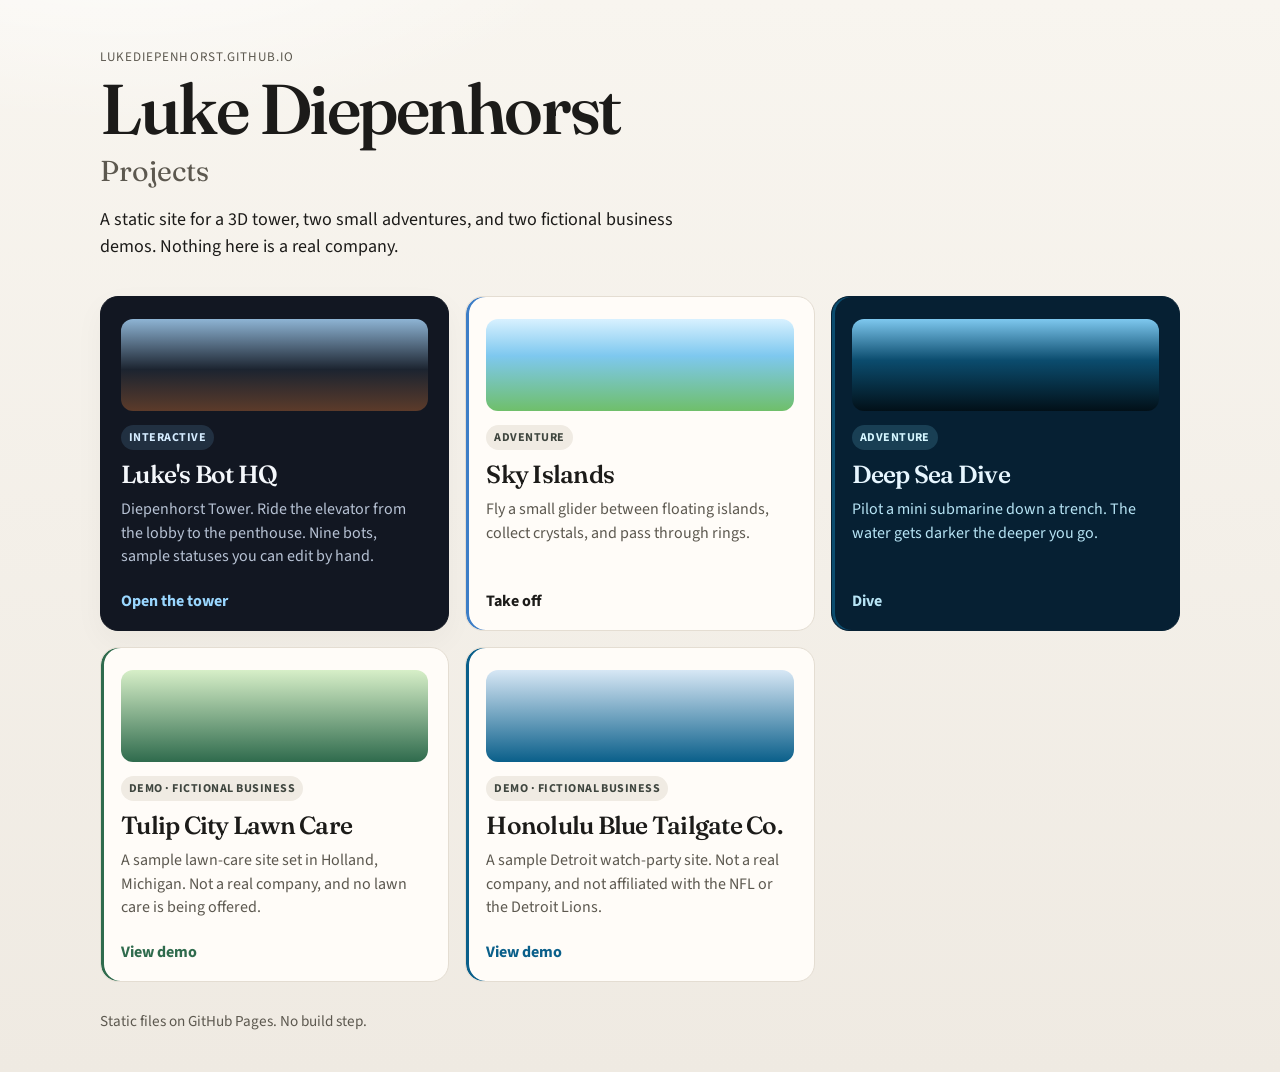
<file: index.html>
<!DOCTYPE html>
<html lang="en">
<head>
  <meta charset="utf-8">
  <meta name="viewport" content="width=device-width, initial-scale=1">
  <meta name="color-scheme" content="light">
  <title>Luke Diepenhorst - Projects</title>
  <meta name="description" content="Projects and fictional business demos by Luke Diepenhorst.">
  <link rel="icon" href="favicon.svg" type="image/svg+xml">
  <link rel="preconnect" href="https://fonts.googleapis.com">
  <link rel="preconnect" href="https://fonts.gstatic.com" crossorigin>
  <link href="https://fonts.googleapis.com/css2?family=Fraunces:opsz,wght@9..144,560;9..144,650&family=Source+Sans+3:wght@400;600;700&display=swap" rel="stylesheet">
  <link rel="stylesheet" href="styles.css">
</head>
<body>
  <a class="skip-link" href="#projects">Skip to projects</a>
  <main class="wrap">
    <header class="intro">
      <p class="eyebrow">lukediepenhorst.github.io</p>
      <h1>Luke Diepenhorst</h1>
      <p class="sub">Projects</p>
      <p class="lede">A static site for a 3D tower, two small adventures, and two fictional business demos. Nothing here is a real company.</p>
    </header>
    <section class="cards" id="projects" aria-label="Projects">
      <a class="card card-hq" href="./bot-hq/">
        <span class="thumb thumb-hq" aria-hidden="true"></span>
        <span class="tag">Interactive</span>
        <h2>Luke's Bot HQ</h2>
        <p>Diepenhorst Tower. Ride the elevator from the lobby to the penthouse. Nine bots, sample statuses you can edit by hand.</p>
        <span class="go">Open the tower</span>
      </a>
      <a class="card card-sky" href="./sky-islands/">
        <span class="thumb thumb-sky" aria-hidden="true"></span>
        <span class="tag">Adventure</span>
        <h2>Sky Islands</h2>
        <p>Fly a small glider between floating islands, collect crystals, and pass through rings.</p>
        <span class="go">Take off</span>
      </a>
      <a class="card card-sea" href="./deep-sea-dive/">
        <span class="thumb thumb-sea" aria-hidden="true"></span>
        <span class="tag">Adventure</span>
        <h2>Deep Sea Dive</h2>
        <p>Pilot a mini submarine down a trench. The water gets darker the deeper you go.</p>
        <span class="go">Dive</span>
      </a>
      <a class="card card-lawn" href="./tulip-city-lawn-care/">
        <span class="thumb thumb-lawn" aria-hidden="true"></span>
        <span class="tag">Demo · Fictional business</span>
        <h2>Tulip City Lawn Care</h2>
        <p>A sample lawn-care site set in Holland, Michigan. Not a real company, and no lawn care is being offered.</p>
        <span class="go">View demo</span>
      </a>
      <a class="card card-tailgate" href="./honolulu-blue-tailgate/">
        <span class="thumb thumb-tail" aria-hidden="true"></span>
        <span class="tag">Demo · Fictional business</span>
        <h2>Honolulu Blue Tailgate Co.</h2>
        <p>A sample Detroit watch-party site. Not a real company, and not affiliated with the NFL or the Detroit Lions.</p>
        <span class="go">View demo</span>
      </a>
    </section>
    <footer>
      <p>Static files on GitHub Pages. No build step.</p>
    </footer>
  </main>
</body>
</html>
</file>
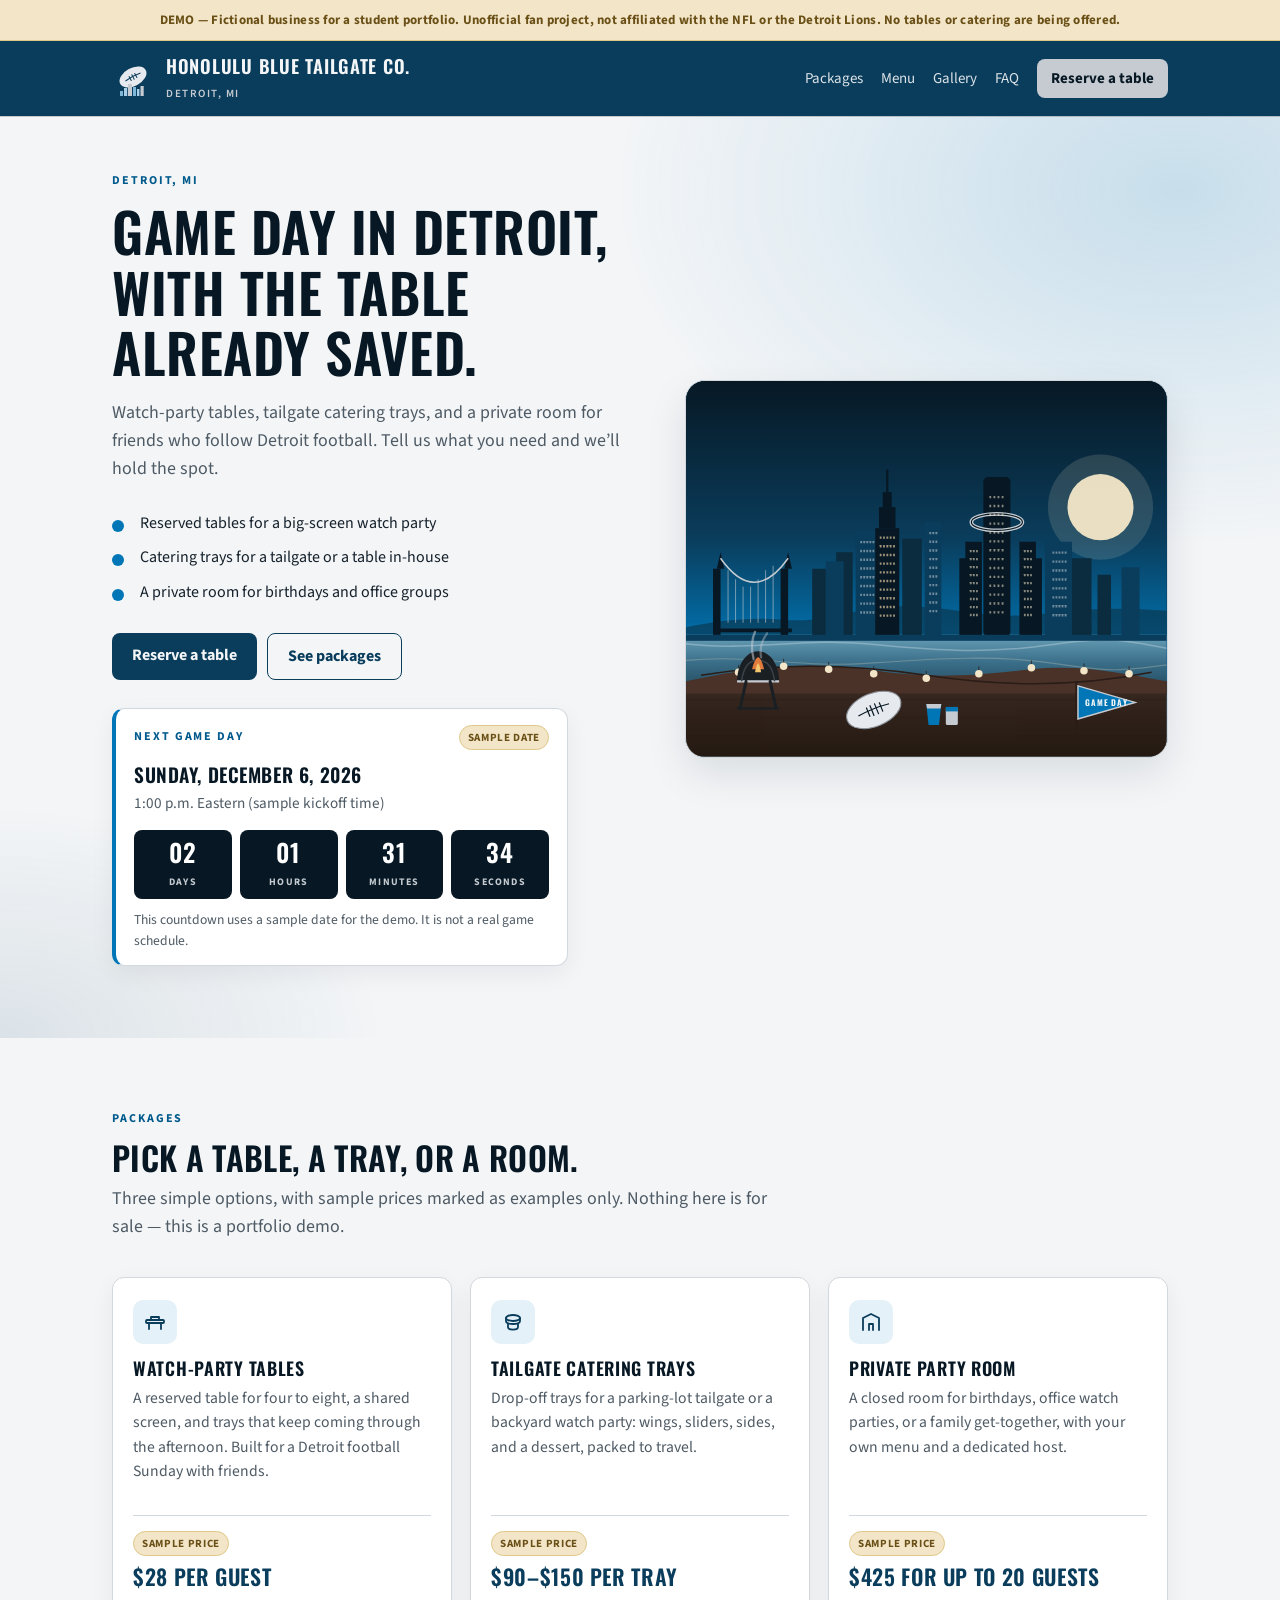
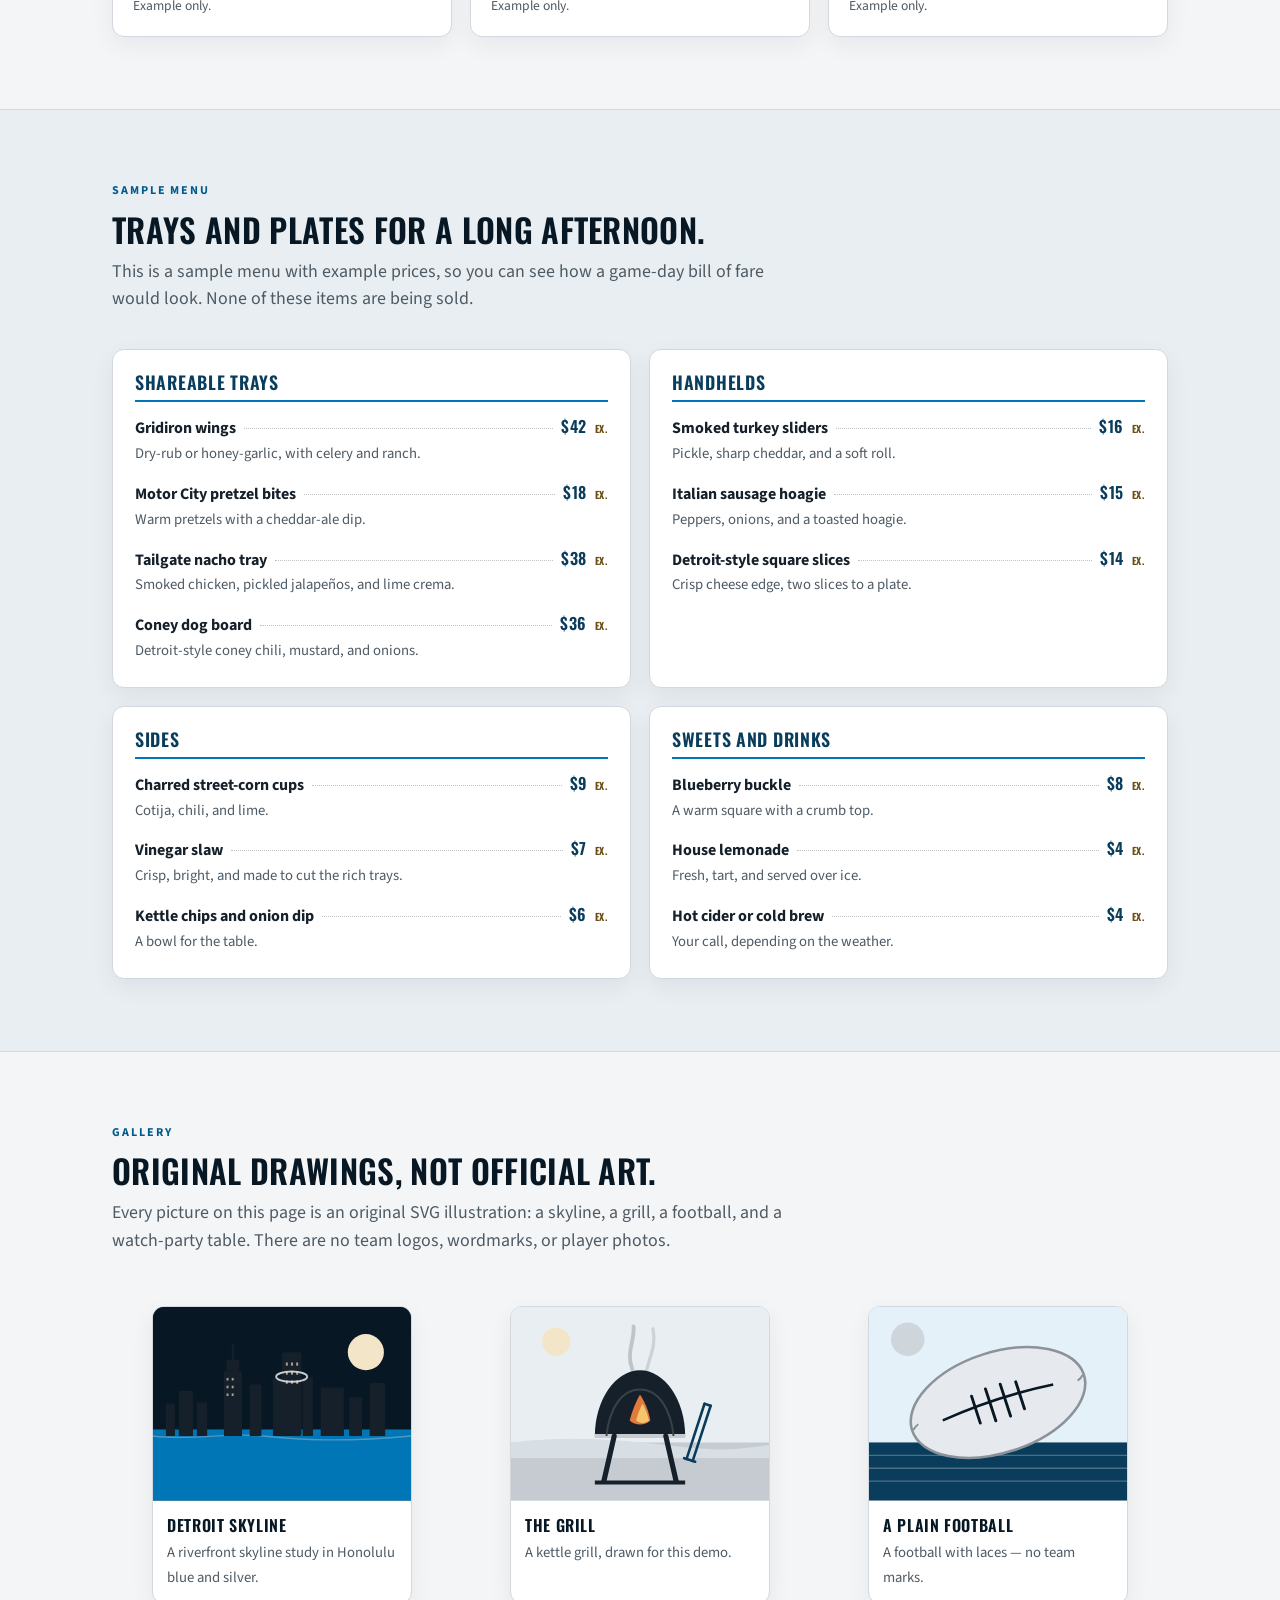
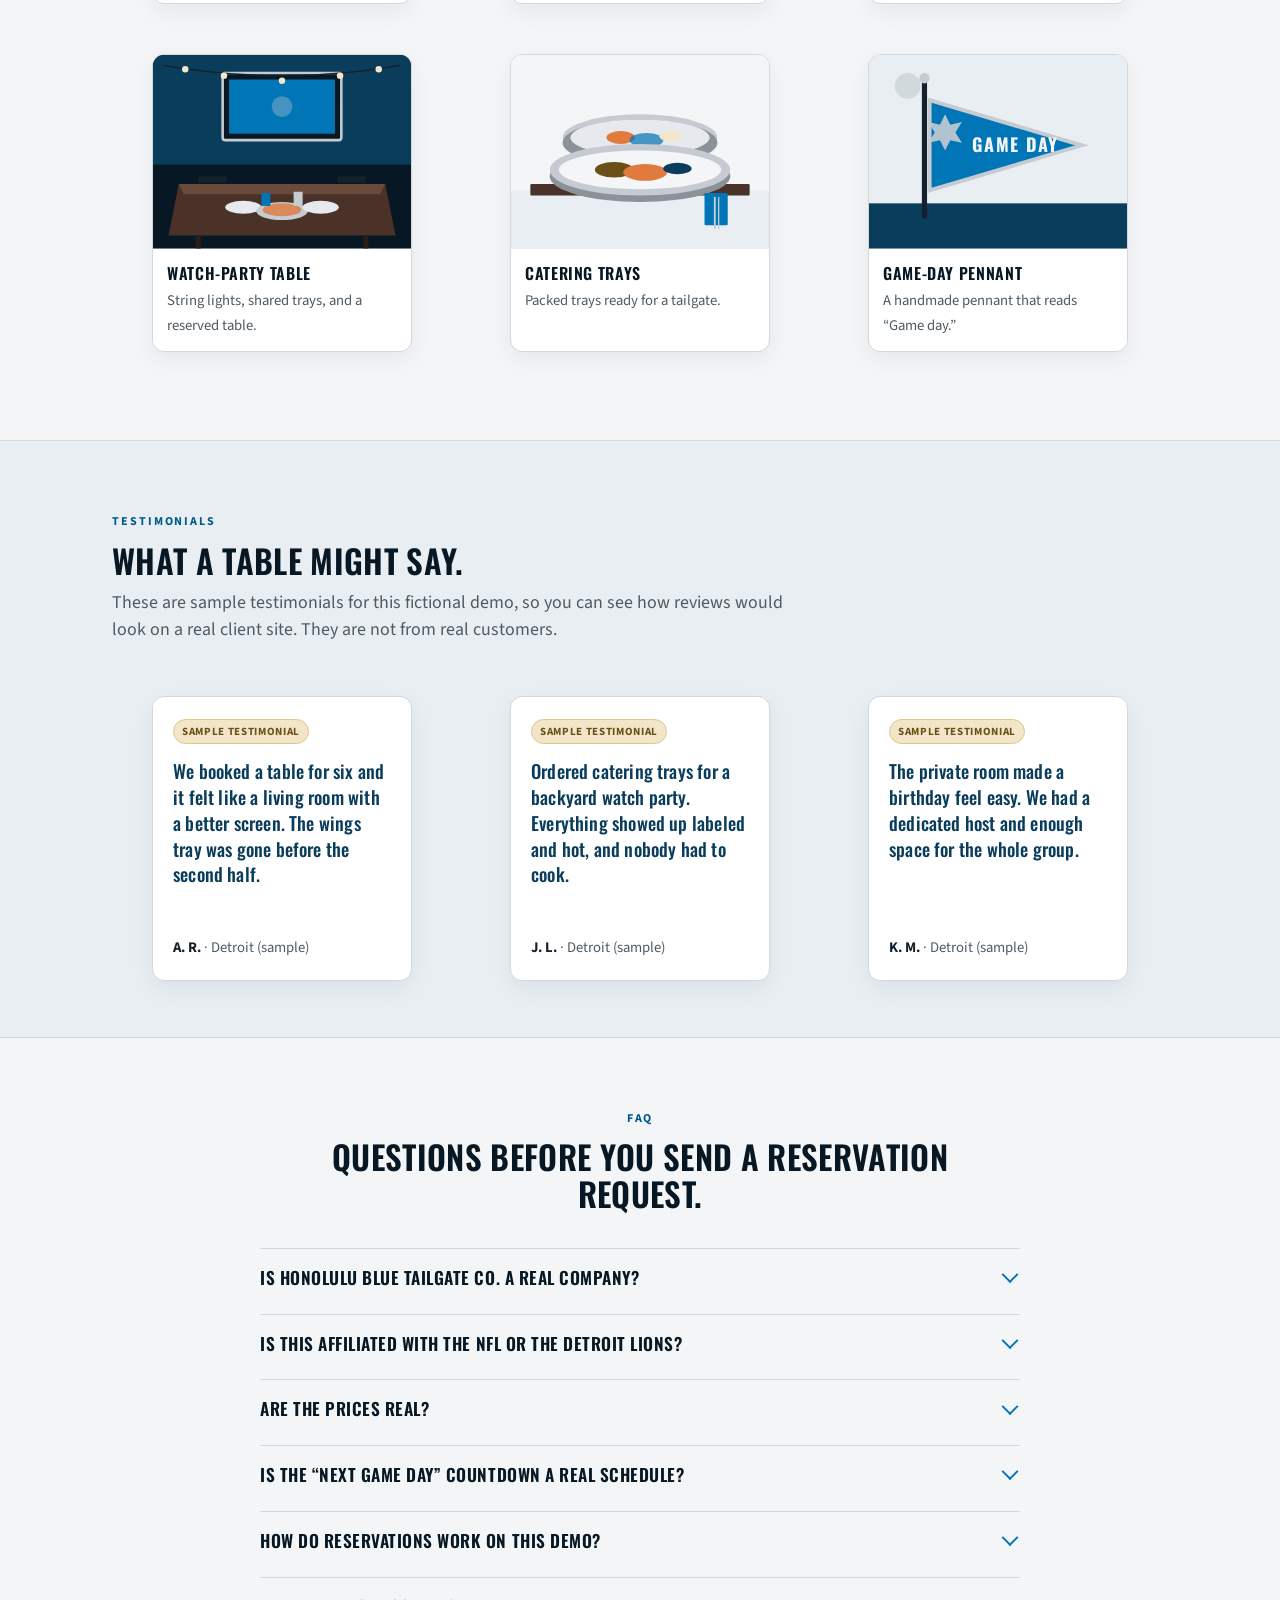
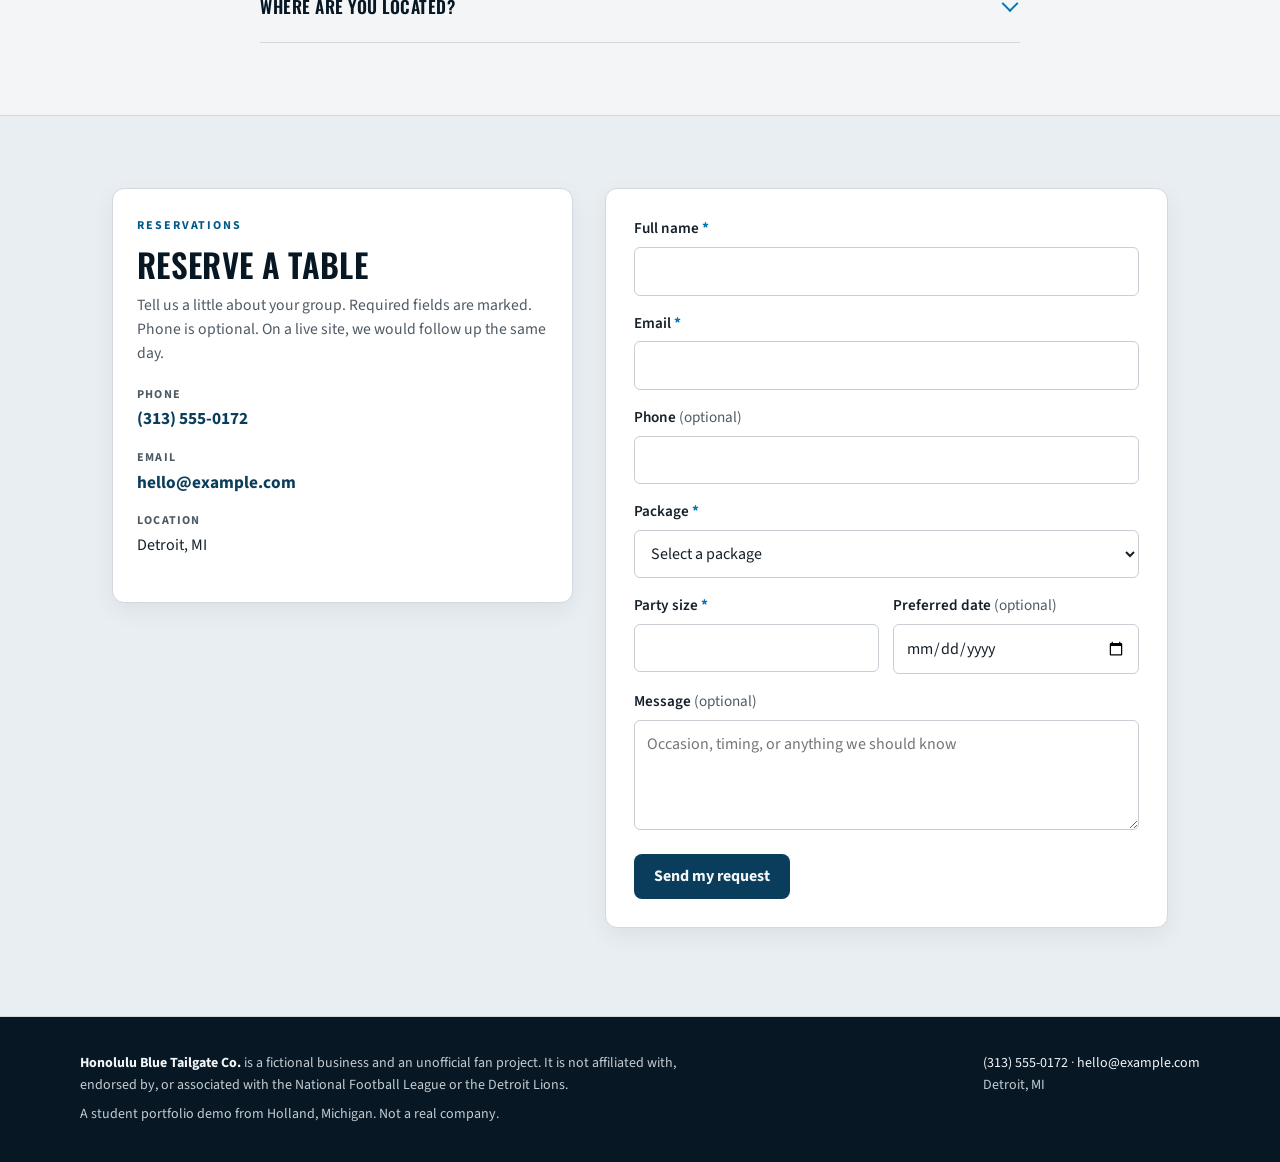
<file: honolulu-blue-tailgate/index.html>
<!DOCTYPE html>
<html lang="en">
<head>
  <meta charset="utf-8">
  <meta name="viewport" content="width=device-width, initial-scale=1">
  <title>Honolulu Blue Tailgate Co. — Detroit, MI</title>
  <meta name="description" content="A fictional Detroit watch-party and tailgate-catering spot for fans of Detroit football. Unofficial fan project, not affiliated with the NFL or the Detroit Lions.">
  <meta name="robots" content="noindex, nofollow">
  <!--
    To rebrand this site, edit config.js only.
    Change the business name, colors, phone, packages, menu, and copy there.
    Leave FORM_ENDPOINT empty until you are ready to collect real reservations.
  -->
  <link rel="icon" href="favicon.svg" type="image/svg+xml">
  <link rel="preconnect" href="https://fonts.googleapis.com">
  <link rel="preconnect" href="https://fonts.gstatic.com" crossorigin>
  <link href="https://fonts.googleapis.com/css2?family=Oswald:wght@500;600;700&family=Source+Sans+3:wght@400;600;700&display=swap" rel="stylesheet">
  <link rel="stylesheet" href="styles.css">
</head>
<body>
  <a class="skip-link" href="#main">Skip to content</a>
  <div id="app">
    <noscript>
      <div class="demo-banner">DEMO — Fictional business for a student portfolio. Unofficial fan project, not affiliated with the NFL or the Detroit Lions.</div>
      <p class="noscript-note">Please enable JavaScript to view this site and use the reservation form.</p>
    </noscript>
  </div>
  <script src="config.js"></script>
  <script src="app.js"></script>
</body>
</html>
</file>
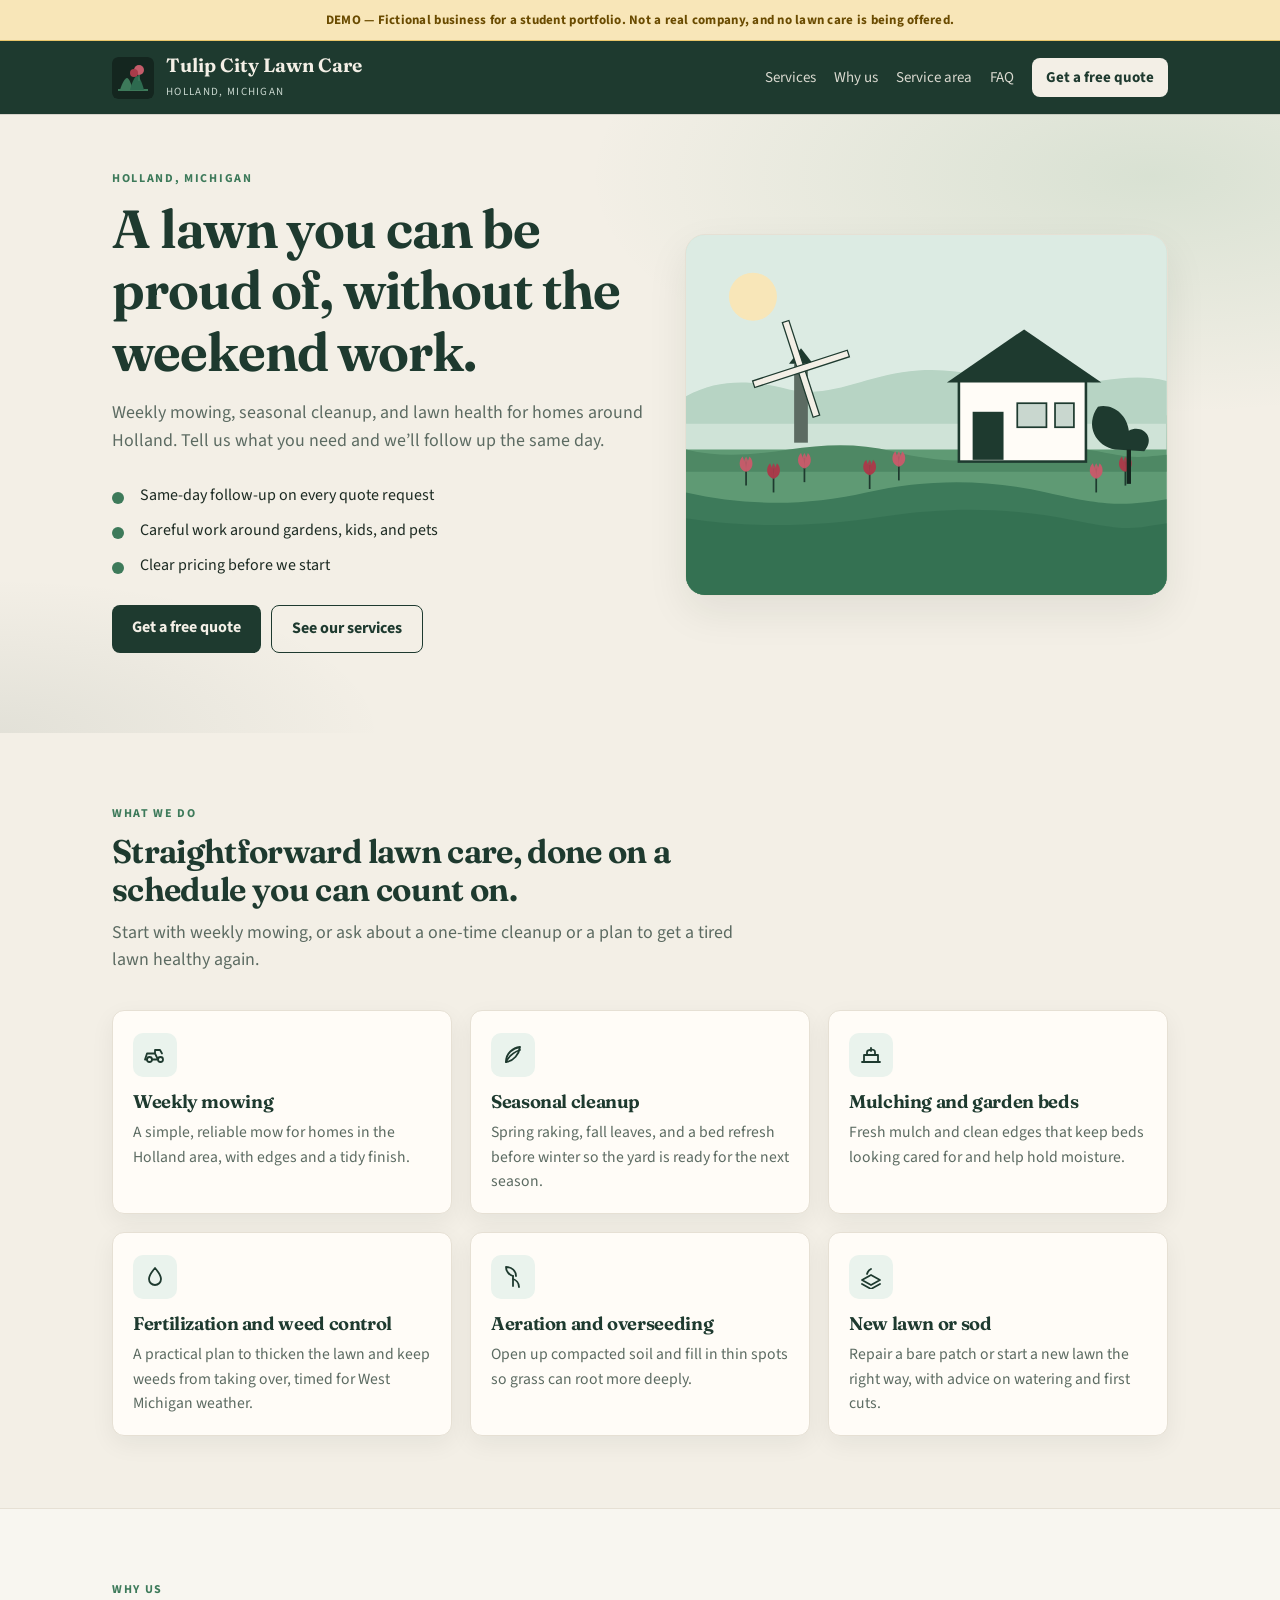
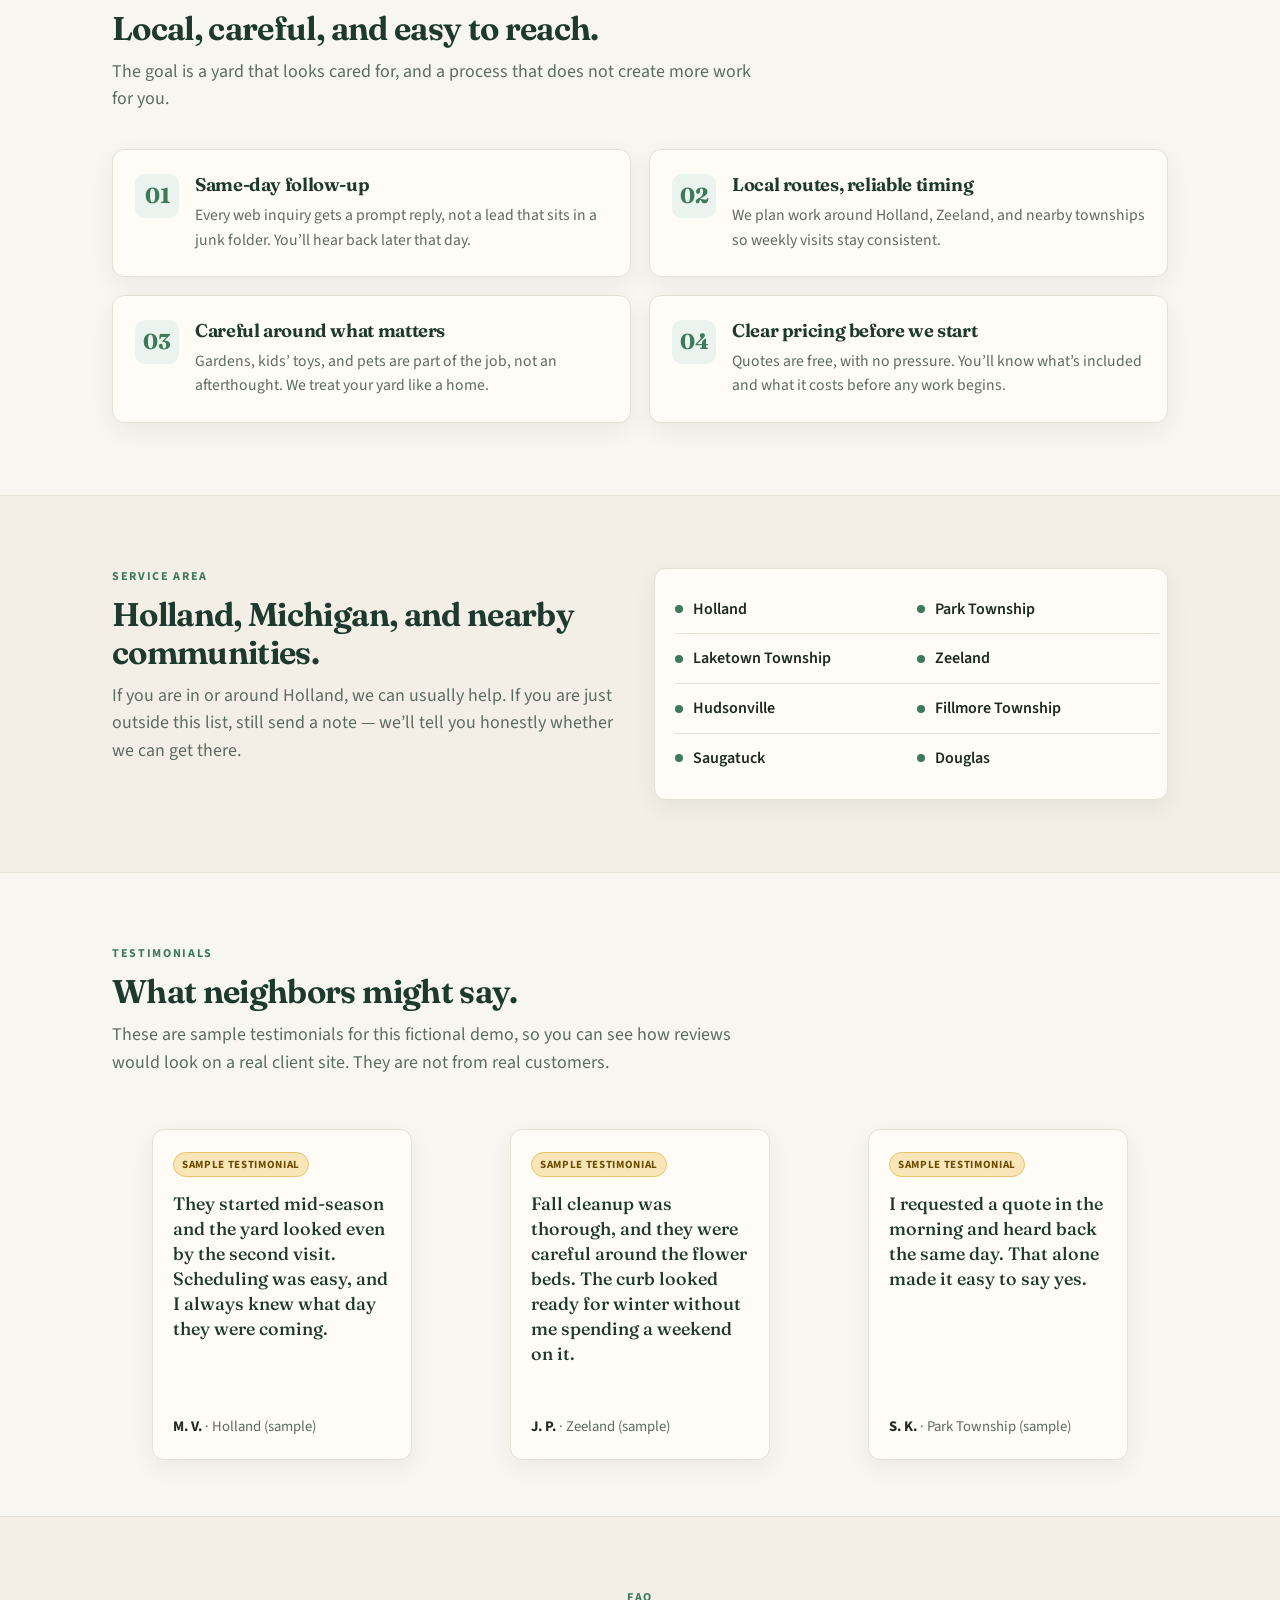
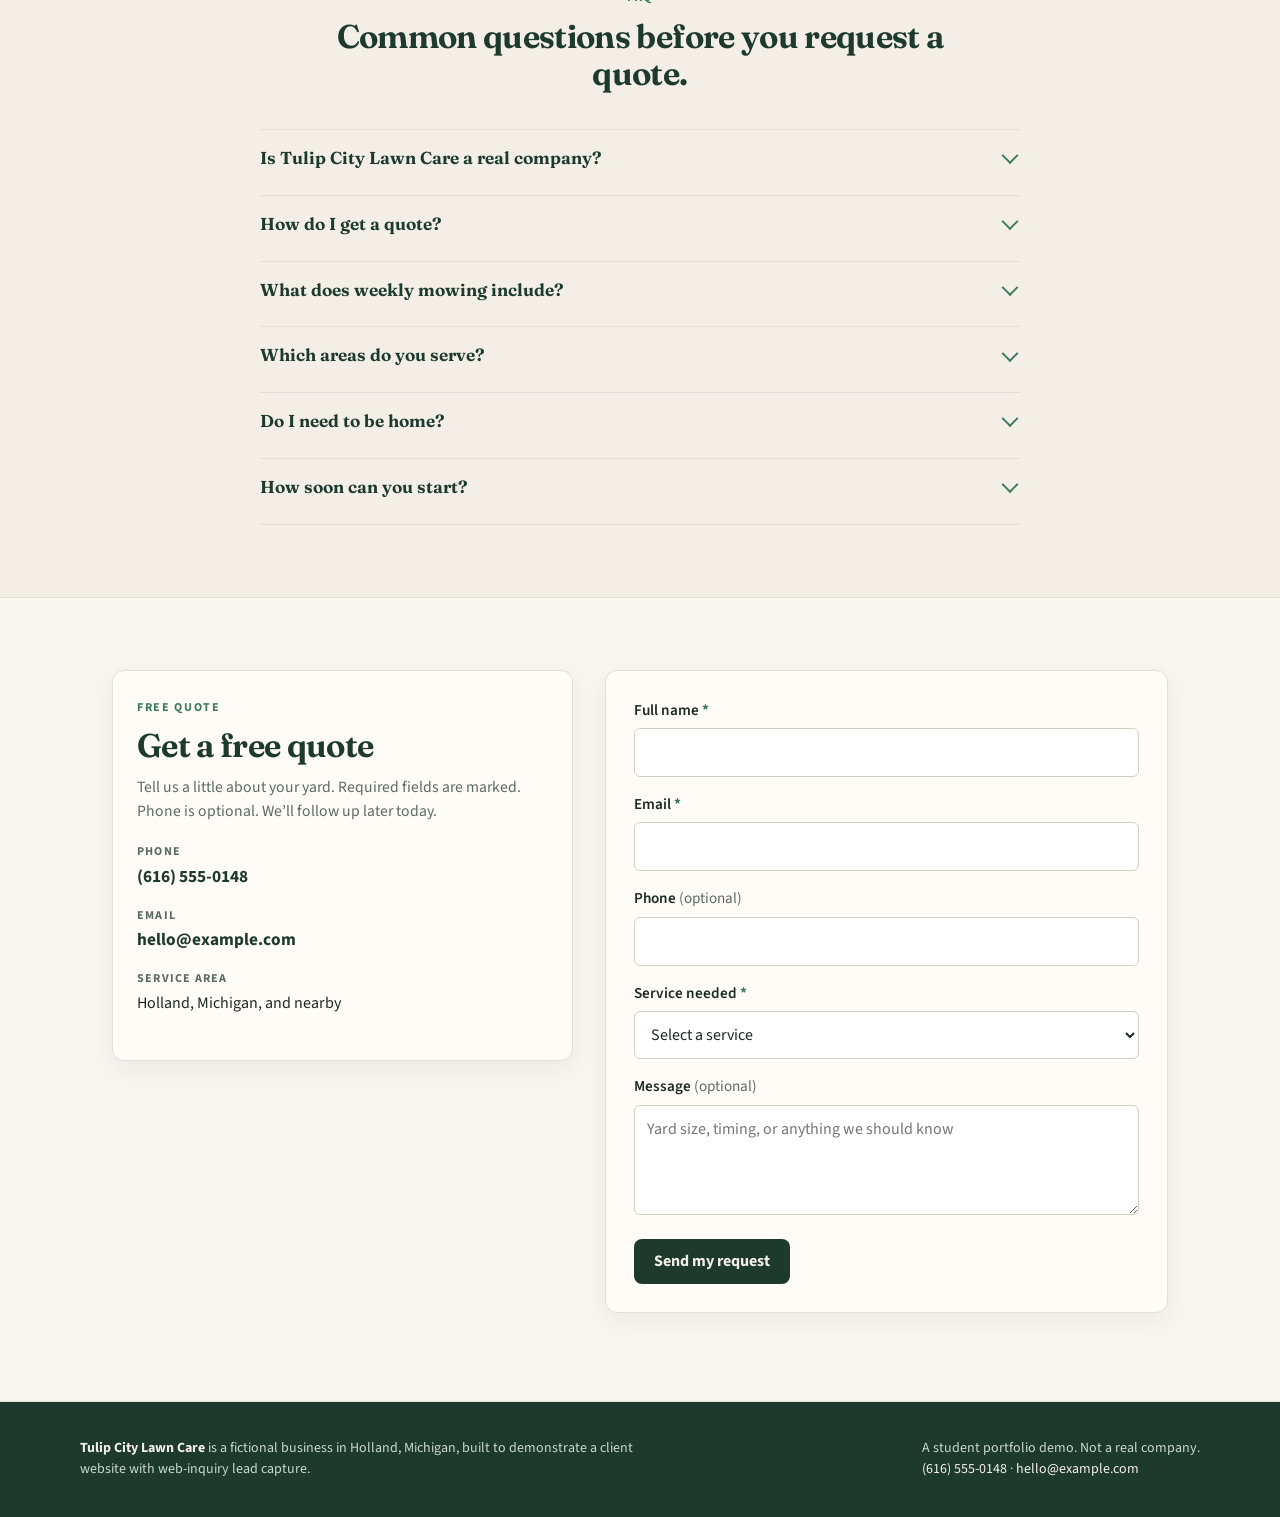
<file: tulip-city-lawn-care/index.html>
<!DOCTYPE html>
<html lang="en">
<head>
  <meta charset="utf-8">
  <meta name="viewport" content="width=device-width, initial-scale=1">
  <title>Tulip City Lawn Care — Holland, Michigan</title>
  <meta name="description" content="Reliable lawn care in Holland, Michigan. Weekly mowing, seasonal cleanup, and lawn health. Request a free quote and we’ll follow up the same day. Fictional demo business.">
  <meta name="robots" content="noindex, nofollow">
  <!--
    To rebrand this site, edit config.js only.
    Change the business name, colors, phone, services, and copy there.
    Leave FORM_ENDPOINT empty until the Apps Script web app URL is ready.
  -->
  <link rel="icon" href="favicon.svg" type="image/svg+xml">
  <link rel="preconnect" href="https://fonts.googleapis.com">
  <link rel="preconnect" href="https://fonts.gstatic.com" crossorigin>
  <link href="https://fonts.googleapis.com/css2?family=Fraunces:opsz,wght@9..144,500;9..144,650;9..144,700&family=Source+Sans+3:wght@400;600;700&display=swap" rel="stylesheet">
  <link rel="stylesheet" href="styles.css">
</head>
<body>
  <a class="skip-link" href="#main">Skip to content</a>
  <div id="app">
    <noscript>
      <div class="demo-banner">DEMO — Fictional business for a student portfolio. Not a real company.</div>
      <p class="noscript-note">Please enable JavaScript to view this site and use the quote form.</p>
    </noscript>
  </div>
  <script src="config.js"></script>
  <script src="app.js"></script>
</body>
</html>
</file>
<file: styles.css>
:root {
  color-scheme: light;
  --ink: #1c1b19;
  --muted: #5c584f;
  --paper: #f6f3ed;
  --card: #fffcf8;
  --line: #e4ddd2;
  --hq: #121722;
  --lawn: #2f6b4d;
  --blue: #0a5f8a;
}

* { box-sizing: border-box; }

html, body { margin: 0; }

body {
  min-height: 100vh;
  color: var(--ink);
  font-family: "Source Sans 3", "Segoe UI", sans-serif;
  background:
    radial-gradient(900px 420px at 10% -10%, rgba(255, 255, 255, 0.9), transparent 55%),
    linear-gradient(180deg, #f8f5ef 0%, #efeae2 100%);
}

.skip-link {
  position: absolute;
  left: 12px;
  top: 8px;
  transform: translateY(-140%);
  background: var(--ink);
  color: white;
  padding: 8px 12px;
  border-radius: 8px;
  z-index: 5;
}

.skip-link:focus { transform: none; }

.wrap {
  width: min(1080px, calc(100% - 32px));
  margin: 0 auto;
  padding: 48px 0 40px;
}

.eyebrow {
  margin: 0 0 10px;
  font-size: 0.82rem;
  letter-spacing: 0.08em;
  text-transform: uppercase;
  color: var(--muted);
}

h1 {
  margin: 0;
  font-family: Fraunces, Georgia, serif;
  font-weight: 560;
  font-size: clamp(2.6rem, 6vw, 4.4rem);
  letter-spacing: -0.035em;
  line-height: 0.95;
}

.sub {
  margin: 10px 0 0;
  font-family: Fraunces, Georgia, serif;
  font-size: clamp(1.4rem, 2.5vw, 1.8rem);
  color: var(--muted);
}

.lede {
  max-width: 38rem;
  margin: 18px 0 0;
  font-size: 1.125rem;
  line-height: 1.5;
  color: var(--ink);
}

.cards {
  display: grid;
  grid-template-columns: repeat(3, minmax(0, 1fr));
  gap: 16px;
  margin-top: 36px;
}

.thumb {
  width: 100%;
  height: 92px;
  border-radius: 12px;
  margin-bottom: 4px;
}

.thumb-hq { background: linear-gradient(#8eb4d4, #1c2430 55%, #5c3b2a); }
.thumb-sky { background: linear-gradient(#d8f1ff, #7ec8ef 40%, #6fbf6a); }
.thumb-sea { background: linear-gradient(#7ec8ef, #0b4c6e 45%, #021018); }
.thumb-lawn { background: linear-gradient(#d7efc8, #2f6b4d); }
.thumb-tail { background: linear-gradient(#d7e7f5, #0a5f8a); }

.card {
  display: flex;
  flex-direction: column;
  align-items: flex-start;
  gap: 10px;
  min-height: 240px;
  padding: 22px 20px 18px;
  text-decoration: none;
  color: inherit;
  background: var(--card);
  border: 1px solid var(--line);
  border-radius: 18px;
  box-shadow: 0 10px 30px rgba(60, 42, 20, 0.04);
}

.card h2 {
  margin: 0;
  font-family: Fraunces, Georgia, serif;
  font-size: 1.55rem;
  font-weight: 560;
  letter-spacing: -0.03em;
  line-height: 1.15;
}

.card p {
  margin: 0;
  line-height: 1.45;
  color: var(--muted);
}

.card-sky { box-shadow: inset 3px 0 0 #3d7ec7; }
.card-sea { box-shadow: inset 3px 0 0 #0b4c6e; color: #e7f6ff; background: #062033; border-color: #062033; }
.card-sea p, .card-sea .go { color: #b7e4f5; }
.card-sea .tag { background: rgba(126, 224, 255, 0.16); color: #d5f6ff; }
.card-lawn { box-shadow: inset 3px 0 0 var(--lawn); }
.card-tailgate { box-shadow: inset 3px 0 0 var(--blue); }

.card-hq {
  background: var(--hq);
  color: #f4f7fb;
  border-color: #121722;
}

.card-hq p { color: #b7c2d4; }

.tag {
  display: inline-block;
  padding: 4px 8px;
  border-radius: 999px;
  background: #f0ebe3;
  color: #3f463f;
  font-size: 0.75rem;
  font-weight: 700;
  letter-spacing: 0.04em;
  text-transform: uppercase;
}

.card-hq .tag {
  background: rgba(126, 200, 255, 0.14);
  color: #d5ecff;
}

.go {
  margin-top: auto;
  padding-top: 12px;
  font-weight: 700;
  color: var(--ink);
}

.card-hq .go { color: #9ad7ff; }
.card-lawn .go { color: var(--lawn); }
.card-tailgate .go { color: var(--blue); }

.card:focus-visible {
  outline: 3px solid #1c1b19;
  outline-offset: 3px;
}

.card-hq:focus-visible { outline-color: #9ad7ff; }

@media (hover: hover) {
  .card:hover {
    transform: translateY(-2px);
    border-color: #cfc6b8;
  }

  .card-hq:hover { border-color: #2a3a52; }
}

footer {
  margin-top: 28px;
  color: var(--muted);
  font-size: 0.95rem;
}

footer p { margin: 0; }

@media (max-width: 860px) {
  .cards { grid-template-columns: 1fr; }
  .wrap { padding-top: 32px; }
  .card { min-height: 0; }
}
</file>
<file: honolulu-blue-tailgate/styles.css>
/* =============================================================================
   Honolulu Blue Tailgate Co. — styles
   Colors default to the values in config.js. Changing SITE.colors updates them.
   ============================================================================= */

:root {
  --navy: #071824;
  --navy-deep: #041018;
  --honolulu: #0076B6;
  --honolulu-deep: #0A3D5C;
  --honolulu-mid: #005A8C;
  --honolulu-bright: #2B9BD8;
  --silver: #C5CBD1;
  --silver-deep: #8B929A;
  --mist: #D7DEE4;
  --paper: #F3F5F7;
  --cream: #E8EEF2;
  --card: #FFFFFF;
  --ink: #15202A;
  --muted: #4E5A64;
  --line: #D2D8DE;
  --gold: #C4A46A;
  --amber: #F3E6C8;
  --amber-ink: #6A4F16;
  --danger: #8B2E2E;
  --white: #ffffff;
  --shadow: 0 16px 40px rgba(7, 24, 36, 0.10);
  --shadow-soft: 0 8px 24px rgba(7, 24, 36, 0.06);
  --radius: 12px;
  --radius-sm: 8px;
  --wrap: 1120px;
  --header-offset: 0px;
  font-synthesis: none;
}

*,
*::before,
*::after { box-sizing: border-box; }

html {
  scroll-behavior: smooth;
  scroll-padding-top: calc(var(--header-offset) + 16px);
}

html, body {
  margin: 0;
  padding: 0;
  background: var(--paper);
  color: var(--ink);
  font-family: "Source Sans 3", "Segoe UI", system-ui, sans-serif;
  line-height: 1.55;
}

img, svg { max-width: 100%; display: block; }

a { color: var(--honolulu-mid); }
a:hover { color: var(--honolulu-deep); }

h1, h2, h3 {
  font-family: Oswald, "Arial Narrow", "Franklin Gothic Medium", sans-serif;
  font-weight: 600;
  color: var(--navy);
  letter-spacing: 0.01em;
  text-transform: uppercase;
  line-height: 1.12;
}

h1 { font-size: clamp(2.05rem, 4.6vw, 3.4rem); margin: 0 0 16px; }
h2 { font-size: clamp(1.5rem, 2.6vw, 2.05rem); margin: 0 0 10px; }
h3 { font-size: 1.12rem; margin: 0 0 8px; letter-spacing: 0.04em; }

p { margin: 0 0 1em; }
p:last-child { margin-bottom: 0; }

.skip-link {
  position: absolute;
  left: 12px;
  top: -48px;
  z-index: 100;
  background: var(--navy);
  color: var(--paper);
  padding: 8px 14px;
  border-radius: 4px;
  font-weight: 700;
  text-decoration: none;
}
.skip-link:focus { top: 12px; color: var(--paper); }

.noscript-note {
  max-width: var(--wrap);
  margin: 32px auto;
  padding: 0 24px;
}

/* ----- Demo banner ----- */

.demo-banner {
  background: var(--amber);
  color: var(--amber-ink);
  text-align: center;
  padding: 10px 16px;
  font-size: 13px;
  font-weight: 700;
  letter-spacing: 0.02em;
  border-bottom: 1px solid #E0C889;
}

/* ----- Header ----- */

.site-header {
  background: var(--honolulu-deep);
  color: var(--paper);
  position: sticky;
  top: 0;
  z-index: 40;
  box-shadow: 0 1px 0 rgba(0, 0, 0, 0.18);
}

.header-inner {
  max-width: var(--wrap);
  margin: 0 auto;
  padding: 14px 32px;
  display: flex;
  align-items: center;
  justify-content: space-between;
  gap: 16px;
}

.brand {
  display: flex;
  align-items: center;
  gap: 12px;
  color: inherit;
  text-decoration: none;
  min-width: 0;
}

.brand:hover { color: inherit; }

.mark {
  width: 42px;
  height: 42px;
  flex: none;
  border-radius: 8px;
}

.brand-name {
  font-family: Oswald, "Arial Narrow", sans-serif;
  font-size: 1.15rem;
  font-weight: 600;
  letter-spacing: 0.04em;
  text-transform: uppercase;
  line-height: 1.15;
}

.brand-place {
  font-size: 11px;
  letter-spacing: 0.14em;
  text-transform: uppercase;
  color: var(--silver);
  margin-top: 3px;
  font-weight: 600;
}

.nav {
  display: flex;
  align-items: center;
  gap: 4px 18px;
  font-size: 15px;
}

.nav a {
  color: var(--paper);
  text-decoration: none;
  opacity: 0.9;
  padding: 6px 0;
}

.nav a:hover,
.nav a:focus-visible {
  opacity: 1;
  color: var(--paper);
  text-decoration: underline;
  text-underline-offset: 4px;
}

.nav-cta {
  background: var(--silver);
  color: var(--navy) !important;
  opacity: 1 !important;
  font-weight: 700;
  padding: 8px 14px !important;
  border-radius: 8px;
  text-decoration: none !important;
}

.nav-cta:hover,
.nav-cta:focus-visible {
  background: var(--white);
  color: var(--navy) !important;
}

.nav-toggle {
  display: none;
  background: transparent;
  color: var(--paper);
  border: 1px solid rgba(243, 245, 247, 0.35);
  border-radius: 8px;
  width: 44px;
  height: 44px;
  padding: 0;
  cursor: pointer;
  align-items: center;
  justify-content: center;
}

.nav-toggle:hover { background: rgba(255, 255, 255, 0.08); }

.nav-toggle-bars {
  display: block;
  width: 18px;
  height: 2px;
  background: var(--paper);
  position: relative;
}
.nav-toggle-bars::before,
.nav-toggle-bars::after {
  content: "";
  position: absolute;
  left: 0;
  width: 18px;
  height: 2px;
  background: var(--paper);
}
.nav-toggle-bars::before { top: -6px; }
.nav-toggle-bars::after { top: 6px; }

.is-open .nav-toggle-bars { background: transparent; }
.is-open .nav-toggle-bars::before { top: 0; transform: rotate(45deg); }
.is-open .nav-toggle-bars::after { top: 0; transform: rotate(-45deg); }

/* ----- Shared layout ----- */

.wrap {
  max-width: var(--wrap);
  margin: 0 auto;
  padding: 0 32px;
}

.section,
.hero,
.quote-section {
  scroll-margin-top: calc(var(--header-offset, 72px) + 12px);
}

.section {
  padding: 72px 0;
}

.section-alt {
  background: var(--cream);
  border-top: 1px solid var(--line);
  border-bottom: 1px solid var(--line);
}

.kicker {
  color: var(--honolulu-mid);
  font-weight: 700;
  letter-spacing: 0.16em;
  text-transform: uppercase;
  font-size: 12px;
  margin: 0 0 10px;
}

.lede {
  font-size: 1.12rem;
  color: var(--muted);
  margin: 0 0 28px;
  max-width: 38em;
}

.section-head { max-width: 42em; margin-bottom: 36px; }

/* ----- Buttons ----- */

button,
.btn {
  display: inline-block;
  background: var(--honolulu-deep);
  color: var(--paper);
  border: 0;
  padding: 13px 20px;
  font: inherit;
  font-weight: 700;
  cursor: pointer;
  text-decoration: none;
  border-radius: var(--radius-sm);
  line-height: 1.2;
}

button:hover,
.btn:hover {
  background: var(--navy);
  color: var(--paper);
}

.btn-secondary {
  background: transparent;
  color: var(--honolulu-deep);
  border: 1px solid var(--honolulu-deep);
}

.btn-secondary:hover {
  background: var(--cream);
  color: var(--navy);
}

.hero-actions {
  display: flex;
  flex-wrap: wrap;
  gap: 10px;
  margin: 0 0 8px;
}

/* ----- Hero ----- */

.hero {
  position: relative;
  overflow: hidden;
  padding: 56px 0 72px;
  background:
    radial-gradient(ellipse 80% 70% at 92% 8%, rgba(0, 118, 182, 0.18), transparent 55%),
    radial-gradient(ellipse 60% 50% at 0% 100%, rgba(10, 61, 92, 0.10), transparent 50%),
    var(--paper);
}

.hero-grid {
  max-width: var(--wrap);
  margin: 0 auto;
  padding: 0 32px;
  display: grid;
  grid-template-columns: 1.05fr 0.95fr;
  gap: 40px;
  align-items: center;
}

.points {
  list-style: none;
  padding: 0;
  margin: 22px 0 28px;
}

.points li {
  position: relative;
  padding-left: 28px;
  margin: 10px 0;
  color: var(--ink);
}

.points li::before {
  content: "";
  position: absolute;
  left: 0;
  top: 9px;
  width: 12px;
  height: 12px;
  border-radius: 50%;
  background: var(--honolulu);
}

.hero-art {
  background: #0A3D5C;
  border-radius: 20px;
  border: 1px solid var(--line);
  box-shadow: var(--shadow);
  overflow: hidden;
  min-height: 340px;
}

.hero-art svg {
  width: 100%;
  height: auto;
}

/* ----- Next game day countdown ----- */

.gameday-card {
  margin-top: 28px;
  background: var(--card);
  border: 1px solid var(--line);
  border-left: 4px solid var(--honolulu);
  border-radius: var(--radius);
  padding: 16px 18px 14px;
  box-shadow: var(--shadow-soft);
  max-width: 28.5rem;
}

.gameday-card-top {
  display: flex;
  justify-content: space-between;
  align-items: center;
  gap: 10px;
  flex-wrap: wrap;
}

.gameday-card .kicker { margin-bottom: 0; }

.gameday-date {
  font-family: Oswald, "Arial Narrow", sans-serif;
  font-size: 1.2rem;
  font-weight: 600;
  letter-spacing: 0.03em;
  text-transform: uppercase;
  color: var(--navy);
  margin: 10px 0 2px;
}

.gameday-time {
  color: var(--muted);
  font-size: 0.95rem;
  margin: 0;
}

.countdown {
  display: grid;
  grid-template-columns: repeat(4, 1fr);
  gap: 8px;
  margin: 14px 0 10px;
}

.countdown-unit {
  background: var(--navy);
  color: var(--white);
  border-radius: 8px;
  text-align: center;
  padding: 10px 4px 8px;
}

.countdown-unit .num {
  font-family: Oswald, "Arial Narrow", sans-serif;
  font-size: 1.55rem;
  font-weight: 600;
  letter-spacing: 0.04em;
  line-height: 1;
  font-variant-numeric: tabular-nums;
}

.countdown-unit .lbl {
  display: block;
  font-size: 10px;
  letter-spacing: 0.12em;
  text-transform: uppercase;
  color: var(--silver);
  margin-top: 5px;
  font-weight: 700;
}

.sample-date-note {
  font-size: 0.85rem;
  color: var(--muted);
  margin: 0;
}

/* ----- Package / service cards ----- */

.services-grid {
  display: grid;
  grid-template-columns: repeat(3, 1fr);
  gap: 18px;
}

.service-card,
.quote-card,
.form-card,
.contact-card,
.gallery-card,
.menu-section {
  background: var(--card);
  border: 1px solid var(--line);
  box-shadow: var(--shadow-soft);
  border-radius: var(--radius);
}

.service-card {
  padding: 22px 20px 20px;
  display: flex;
  flex-direction: column;
}

.service-icon {
  width: 44px;
  height: 44px;
  border-radius: 10px;
  background: #E4F1F8;
  color: var(--honolulu-deep);
  display: grid;
  place-items: center;
  margin-bottom: 14px;
}

.service-icon svg {
  width: 24px;
  height: 24px;
}

.service-card p {
  color: var(--muted);
  font-size: 0.98rem;
  flex: 1;
}

.price-box {
  margin-top: 16px;
  padding-top: 14px;
  border-top: 1px solid var(--line);
}

.price-box .price {
  font-family: Oswald, "Arial Narrow", sans-serif;
  font-size: 1.35rem;
  font-weight: 600;
  letter-spacing: 0.03em;
  text-transform: uppercase;
  color: var(--honolulu-deep);
  margin: 4px 0 2px;
}

.price-box .price-note {
  color: var(--muted);
  font-size: 0.85rem;
}

/* ----- Sample badge (dates, prices, testimonials) ----- */

.sample-badge {
  display: inline-block;
  align-self: flex-start;
  background: var(--amber);
  color: var(--amber-ink);
  font-size: 11px;
  font-weight: 700;
  letter-spacing: 0.06em;
  text-transform: uppercase;
  padding: 3px 8px;
  border-radius: 999px;
  margin-bottom: 0;
  border: 1px solid #E0C889;
}

/* ----- Menu ----- */

.menu-grid {
  display: grid;
  grid-template-columns: 1fr 1fr;
  gap: 18px;
}

.menu-section { padding: 22px 22px 10px; }

.menu-section h3 {
  color: var(--honolulu-deep);
  margin: 0 0 12px;
  padding-bottom: 8px;
  border-bottom: 2px solid var(--honolulu);
}

.menu-item {
  margin: 0 0 14px;
}

.menu-item-row {
  display: flex;
  align-items: baseline;
  gap: 8px;
}

.menu-item-row .name {
  font-weight: 700;
  color: var(--ink);
}

.menu-item-row .leaders {
  flex: 1;
  border-bottom: 1px dotted var(--silver-deep);
  opacity: 0.55;
  min-width: 16px;
  transform: translateY(-4px);
}

.menu-item-row .price {
  font-family: Oswald, "Arial Narrow", sans-serif;
  font-weight: 600;
  letter-spacing: 0.04em;
  color: var(--honolulu-deep);
  white-space: nowrap;
}

.menu-item .ex {
  font-size: 10px;
  letter-spacing: 0.08em;
  text-transform: uppercase;
  color: var(--amber-ink);
  font-weight: 700;
  margin-left: 4px;
}

.menu-item p {
  color: var(--muted);
  font-size: 0.92rem;
  margin: 2px 0 0;
}

/* ----- Gallery ----- */

.gallery-grid {
  display: grid;
  grid-template-columns: repeat(3, 1fr);
  gap: 18px;
}

.gallery-card { overflow: hidden; }

.gallery-frame {
  background: var(--cream);
  aspect-ratio: 4 / 3;
  overflow: hidden;
}

.gallery-frame svg {
  width: 100%;
  height: 100%;
  object-fit: cover;
}

.gallery-card figcaption {
  padding: 12px 14px 14px;
}

.gallery-card figcaption strong {
  display: block;
  font-family: Oswald, "Arial Narrow", sans-serif;
  font-weight: 600;
  letter-spacing: 0.04em;
  text-transform: uppercase;
  color: var(--navy);
  margin-bottom: 2px;
}

.gallery-card figcaption span {
  color: var(--muted);
  font-size: 0.92rem;
}

/* ----- Testimonials ----- */

.testimonials-grid {
  display: grid;
  grid-template-columns: repeat(3, 1fr);
  gap: 18px;
}

.quote-card {
  padding: 22px 20px 20px;
  display: flex;
  flex-direction: column;
  min-height: 100%;
}

.quote-card .sample-badge { margin-bottom: 14px; }

.quote-card blockquote {
  margin: 0 0 18px;
  font-family: Oswald, "Arial Narrow", sans-serif;
  font-size: 1.15rem;
  font-weight: 500;
  letter-spacing: 0.01em;
  text-transform: none;
  line-height: 1.4;
  color: var(--honolulu-deep);
  flex: 1;
}

.quote-card footer {
  color: var(--muted);
  font-size: 0.92rem;
  font-style: normal;
}

.quote-card footer strong {
  color: var(--ink);
  font-style: normal;
}

/* ----- FAQ ----- */

.faq-list {
  max-width: 760px;
  margin: 0 auto;
  border-top: 1px solid var(--line);
}

.faq-item {
  border-bottom: 1px solid var(--line);
  background: transparent;
}

.faq-item button {
  width: 100%;
  text-align: left;
  background: transparent;
  color: var(--navy);
  font-family: Oswald, "Arial Narrow", sans-serif;
  font-weight: 600;
  font-size: 1.08rem;
  letter-spacing: 0.03em;
  text-transform: uppercase;
  padding: 18px 44px 18px 0;
  border-radius: 0;
  position: relative;
}

.faq-item button:hover { background: transparent; color: var(--navy); }

.faq-item button::after {
  content: "";
  position: absolute;
  right: 4px;
  top: 50%;
  width: 12px;
  height: 12px;
  border-right: 2px solid var(--honolulu);
  border-bottom: 2px solid var(--honolulu);
  transform: translateY(-70%) rotate(45deg);
  transition: transform 0.2s ease;
}

.faq-item.is-open button::after {
  transform: translateY(-20%) rotate(225deg);
}

.faq-item .faq-panel {
  display: none;
  padding: 0 8px 20px 0;
  color: var(--muted);
  max-width: 62ch;
}

.faq-item.is-open .faq-panel { display: block; }

/* ----- Reservation form ----- */

.quote-section {
  padding: 72px 0 88px;
}

.quote-grid {
  display: grid;
  grid-template-columns: 0.9fr 1.1fr;
  gap: 32px;
  align-items: start;
}

.contact-card {
  padding: 28px 24px;
}

.contact-list {
  list-style: none;
  padding: 0;
  margin: 20px 0 0;
}

.contact-list li {
  margin: 0 0 16px;
  padding-left: 0;
}

.contact-list .label {
  display: block;
  font-size: 12px;
  letter-spacing: 0.1em;
  text-transform: uppercase;
  font-weight: 700;
  color: var(--muted);
  margin-bottom: 2px;
}

.contact-list a {
  color: var(--honolulu-deep);
  font-weight: 700;
  text-decoration: none;
  font-size: 1.08rem;
}

.contact-list a:hover { text-decoration: underline; }

.form-card { padding: 28px; }

.form-card h2 { margin-top: 0; }

.hint {
  color: var(--muted);
  margin: 0 0 20px;
  font-size: 0.98rem;
}

.field { margin: 0 0 16px; }

.field-row {
  display: grid;
  grid-template-columns: 1fr 1fr;
  gap: 14px;
}

label {
  display: block;
  font-weight: 600;
  margin: 0 0 6px;
  font-size: 0.95rem;
}

.optional { font-weight: 400; color: var(--muted); }

.req { color: var(--honolulu); font-weight: 700; }

input,
select,
textarea {
  width: 100%;
  padding: 11px 12px;
  border: 1px solid #C8CED4;
  background: var(--white);
  color: var(--ink);
  font: inherit;
  border-radius: 6px;
}

input:focus,
select:focus,
textarea:focus {
  outline: 2px solid var(--honolulu);
  outline-offset: 1px;
  border-color: var(--honolulu);
}

textarea { min-height: 110px; resize: vertical; }

.form-error {
  background: #F8E8E8;
  color: var(--danger);
  padding: 10px 12px;
  margin: 0 0 16px;
  border: 1px solid #E3C0C0;
  border-radius: 6px;
}

.thanks {
  display: none;
}

.is-thanks .quote-form { display: none; }
.is-thanks .thanks { display: block; }

.notice {
  background: #E4F1F8;
  border: 1px solid #B9D6E8;
  padding: 12px 14px;
  margin: 16px 0 22px;
  border-radius: 8px;
  color: var(--ink);
}

/* ----- Footer ----- */

.site-footer {
  background: var(--navy);
  color: var(--silver);
  padding: 36px 32px;
  font-size: 14px;
}

.footer-inner {
  max-width: var(--wrap);
  margin: 0 auto;
  display: flex;
  flex-wrap: wrap;
  justify-content: space-between;
  gap: 18px 32px;
}

.site-footer strong { color: var(--paper); }

.site-footer a {
  color: var(--paper);
  text-decoration: none;
}

.site-footer a:hover { text-decoration: underline; }

.footer-meta { max-width: 46em; }

.footer-disclaimer {
  margin-top: 8px;
}

/* ----- Focus visibility ----- */

:focus-visible {
  outline: 2px solid var(--honolulu-bright);
  outline-offset: 2px;
}

.site-header a:focus-visible,
.site-footer a:focus-visible,
.nav-toggle:focus-visible {
  outline-color: var(--silver);
}

/* ----- Responsive ----- */

@media (max-width: 960px) {
  .hero-grid,
  .quote-grid,
  .menu-grid {
    grid-template-columns: 1fr;
  }

  .services-grid,
  .testimonials-grid,
  .gallery-grid {
    grid-template-columns: 1fr 1fr;
  }

  .hero-art { min-height: 0; max-width: 520px; }
}

@media (max-width: 800px) {
  .nav-toggle { display: inline-flex; }

  .nav {
    display: none;
    position: absolute;
    left: 0;
    right: 0;
    top: 100%;
    background: var(--navy);
    flex-direction: column;
    align-items: stretch;
    padding: 8px 18px 18px;
    gap: 0;
    border-top: 1px solid rgba(197, 203, 209, 0.15);
    box-shadow: 0 16px 30px rgba(7, 24, 36, 0.28);
  }

  .is-open .nav { display: flex; }

  .nav a {
    padding: 12px 4px;
    border-bottom: 1px solid rgba(197, 203, 209, 0.12);
  }

  .nav-cta {
    margin-top: 10px;
    text-align: center;
    border-bottom: 0 !important;
  }

  .site-header { position: sticky; }
}

@media (max-width: 700px) {
  .header-inner,
  .hero-grid,
  .wrap,
  .site-footer { padding-left: 18px; padding-right: 18px; }

  .section,
  .hero,
  .quote-section { padding-top: 48px; padding-bottom: 48px; }

  .services-grid,
  .testimonials-grid,
  .gallery-grid,
  .menu-grid,
  .field-row {
    grid-template-columns: 1fr;
  }

  .form-card,
  .contact-card { padding: 22px 18px; }

  .brand-name { font-size: 0.98rem; }

  h1 { font-size: 1.85rem; }

  .hero-actions .btn { width: 100%; text-align: center; }

  .gameday-card { max-width: none; }
}

@media (prefers-reduced-motion: reduce) {
  html { scroll-behavior: auto; }
  .faq-item button::after { transition: none; }
}
</file>
<file: tulip-city-lawn-care/styles.css>
/* =============================================================================
   Tulip City Lawn Care — styles
   Colors default to the values in config.js. Changing SITE.colors updates them.
   ============================================================================= */

:root {
  --forest: #1E3A2F;
  --forest-deep: #14261F;
  --leaf: #3D7A5A;
  --leaf-bright: #4F9A6E;
  --mist: #C9D7CF;
  --paper: #F3EFE6;
  --cream: #F8F6F0;
  --card: #FFFCF7;
  --ink: #1C2A22;
  --muted: #5C6B62;
  --line: #E6E0D4;
  --gold: #A68B4B;
  --amber: #F8E6B8;
  --amber-ink: #6A4B00;
  --danger: #8B2E2E;
  --white: #ffffff;
  --shadow: 0 16px 40px rgba(20, 38, 31, 0.08);
  --shadow-soft: 0 8px 24px rgba(20, 38, 31, 0.06);
  --radius: 12px;
  --radius-sm: 8px;
  --wrap: 1120px;
  --header-offset: 0px;
  font-synthesis: none;
}

*,
*::before,
*::after { box-sizing: border-box; }

html {
  scroll-behavior: smooth;
  scroll-padding-top: calc(var(--header-offset) + 16px);
}

html, body {
  margin: 0;
  padding: 0;
  background: var(--paper);
  color: var(--ink);
  font-family: "Source Sans 3", "Segoe UI", system-ui, sans-serif;
  line-height: 1.55;
}

img, svg { max-width: 100%; display: block; }

a { color: var(--leaf); }
a:hover { color: var(--forest); }

h1, h2, h3 {
  font-family: Fraunces, Georgia, "Times New Roman", serif;
  font-weight: 650;
  color: var(--forest);
  letter-spacing: -0.02em;
  line-height: 1.15;
}

h1 { font-size: clamp(2.05rem, 4.4vw, 3.35rem); margin: 0 0 16px; }
h2 { font-size: clamp(1.55rem, 2.6vw, 2.05rem); margin: 0 0 10px; }
h3 { font-size: 1.15rem; margin: 0 0 8px; }

p { margin: 0 0 1em; }
p:last-child { margin-bottom: 0; }

.skip-link {
  position: absolute;
  left: 12px;
  top: -48px;
  z-index: 100;
  background: var(--forest);
  color: var(--paper);
  padding: 8px 14px;
  border-radius: 4px;
  font-weight: 700;
  text-decoration: none;
}
.skip-link:focus { top: 12px; color: var(--paper); }

.noscript-note {
  max-width: var(--wrap);
  margin: 32px auto;
  padding: 0 24px;
}

/* ----- Demo banner ----- */

.demo-banner {
  background: var(--amber);
  color: var(--amber-ink);
  text-align: center;
  padding: 10px 16px;
  font-size: 13px;
  font-weight: 700;
  letter-spacing: 0.02em;
  border-bottom: 1px solid #E8C56A;
}

/* ----- Header ----- */

.site-header {
  background: var(--forest);
  color: var(--paper);
  position: sticky;
  top: 0;
  z-index: 40;
  box-shadow: 0 1px 0 rgba(0, 0, 0, 0.12);
}

.header-inner {
  max-width: var(--wrap);
  margin: 0 auto;
  padding: 14px 32px;
  display: flex;
  align-items: center;
  justify-content: space-between;
  gap: 16px;
}

.brand {
  display: flex;
  align-items: center;
  gap: 12px;
  color: inherit;
  text-decoration: none;
  min-width: 0;
}

.brand:hover { color: inherit; }

.mark {
  width: 42px;
  height: 42px;
  flex: none;
  border-radius: 6px;
}

.brand-name {
  font-family: Fraunces, Georgia, serif;
  font-size: 1.2rem;
  font-weight: 650;
  line-height: 1.1;
}

.brand-place {
  font-size: 11px;
  letter-spacing: 0.12em;
  text-transform: uppercase;
  color: var(--mist);
  margin-top: 3px;
}

.nav {
  display: flex;
  align-items: center;
  gap: 4px 18px;
  font-size: 15px;
}

.nav a {
  color: var(--paper);
  text-decoration: none;
  opacity: 0.88;
  padding: 6px 0;
}

.nav a:hover,
.nav a:focus-visible {
  opacity: 1;
  color: var(--paper);
  text-decoration: underline;
  text-underline-offset: 4px;
}

.nav-cta {
  background: var(--paper);
  color: var(--forest) !important;
  opacity: 1 !important;
  font-weight: 700;
  padding: 8px 14px !important;
  border-radius: 8px;
  text-decoration: none !important;
}

.nav-cta:hover,
.nav-cta:focus-visible {
  background: var(--amber);
  color: var(--forest-deep) !important;
}

.nav-toggle {
  display: none;
  background: transparent;
  color: var(--paper);
  border: 1px solid rgba(243, 239, 230, 0.35);
  border-radius: 8px;
  width: 44px;
  height: 44px;
  padding: 0;
  cursor: pointer;
  align-items: center;
  justify-content: center;
}

.nav-toggle:hover { background: rgba(255, 255, 255, 0.08); }

.nav-toggle-bars {
  display: block;
  width: 18px;
  height: 2px;
  background: var(--paper);
  position: relative;
}
.nav-toggle-bars::before,
.nav-toggle-bars::after {
  content: "";
  position: absolute;
  left: 0;
  width: 18px;
  height: 2px;
  background: var(--paper);
}
.nav-toggle-bars::before { top: -6px; }
.nav-toggle-bars::after { top: 6px; }

.is-open .nav-toggle-bars { background: transparent; }
.is-open .nav-toggle-bars::before { top: 0; transform: rotate(45deg); }
.is-open .nav-toggle-bars::after { top: 0; transform: rotate(-45deg); }

/* ----- Shared layout ----- */

.wrap {
  max-width: var(--wrap);
  margin: 0 auto;
  padding: 0 32px;
}

.section,
.hero,
.quote-section {
  scroll-margin-top: calc(var(--header-offset, 72px) + 12px);
}

.section {
  padding: 72px 0;
}

.section-alt {
  background: var(--cream);
  border-top: 1px solid var(--line);
  border-bottom: 1px solid var(--line);
}

.kicker {
  color: var(--leaf);
  font-weight: 700;
  letter-spacing: 0.14em;
  text-transform: uppercase;
  font-size: 12px;
  margin: 0 0 10px;
}

.lede {
  font-size: 1.12rem;
  color: var(--muted);
  margin: 0 0 28px;
  max-width: 38em;
}

.section-head { max-width: 40em; margin-bottom: 36px; }

/* ----- Buttons ----- */

button,
.btn {
  display: inline-block;
  background: var(--forest);
  color: var(--paper);
  border: 0;
  padding: 13px 20px;
  font: inherit;
  font-weight: 700;
  cursor: pointer;
  text-decoration: none;
  border-radius: var(--radius-sm);
  line-height: 1.2;
}

button:hover,
.btn:hover {
  background: var(--forest-deep);
  color: var(--paper);
}

.btn-secondary {
  background: transparent;
  color: var(--forest);
  border: 1px solid var(--forest);
}

.btn-secondary:hover {
  background: var(--mist);
  color: var(--forest-deep);
}

.hero-actions {
  display: flex;
  flex-wrap: wrap;
  gap: 10px;
  margin: 0 0 8px;
}

/* ----- Hero ----- */

.hero {
  position: relative;
  overflow: hidden;
  padding: 56px 0 72px;
  background:
    radial-gradient(ellipse 80% 70% at 90% 10%, rgba(79, 154, 110, 0.16), transparent 55%),
    radial-gradient(ellipse 60% 50% at 0% 100%, rgba(30, 58, 47, 0.08), transparent 50%),
    var(--paper);
}

.hero-grid {
  max-width: var(--wrap);
  margin: 0 auto;
  padding: 0 32px;
  display: grid;
  grid-template-columns: 1.05fr 0.95fr;
  gap: 40px;
  align-items: center;
}

.points {
  list-style: none;
  padding: 0;
  margin: 22px 0 28px;
}

.points li {
  position: relative;
  padding-left: 28px;
  margin: 10px 0;
  color: var(--ink);
}

.points li::before {
  content: "";
  position: absolute;
  left: 0;
  top: 9px;
  width: 12px;
  height: 12px;
  border-radius: 50%;
  background: var(--leaf);
}

.hero-art {
  background:
    linear-gradient(180deg, #d7ebe0 0%, #b7d4c4 38%, #7eab8e 62%, #3d7a5a 100%);
  border-radius: 20px;
  border: 1px solid var(--line);
  box-shadow: var(--shadow);
  overflow: hidden;
  min-height: 340px;
}

.hero-art svg {
  width: 100%;
  height: auto;
}

/* ----- Service cards ----- */

.services-grid {
  display: grid;
  grid-template-columns: repeat(3, 1fr);
  gap: 18px;
}

.service-card,
.why-card,
.quote-card,
.area-panel,
.form-card,
.contact-card {
  background: var(--card);
  border: 1px solid var(--line);
  box-shadow: var(--shadow-soft);
  border-radius: var(--radius);
}

.service-card {
  padding: 22px 20px 20px;
}

.service-icon {
  width: 44px;
  height: 44px;
  border-radius: 10px;
  background: #EAF3ED;
  color: var(--forest);
  display: grid;
  place-items: center;
  margin-bottom: 14px;
}

.service-icon svg {
  width: 24px;
  height: 24px;
}

.service-card p,
.why-card p {
  color: var(--muted);
  font-size: 0.98rem;
}

/* ----- Why us ----- */

.why-grid {
  display: grid;
  grid-template-columns: repeat(2, 1fr);
  gap: 18px;
}

.why-card {
  padding: 24px 22px;
  display: grid;
  grid-template-columns: auto 1fr;
  gap: 16px;
  align-items: start;
}

.why-num {
  font-family: Fraunces, Georgia, serif;
  font-weight: 700;
  font-size: 1.35rem;
  color: var(--leaf);
  background: #EAF3ED;
  width: 44px;
  height: 44px;
  border-radius: 10px;
  display: grid;
  place-items: center;
}

/* ----- Service area ----- */

.area-grid {
  display: grid;
  grid-template-columns: 1fr 1fr;
  gap: 28px;
  align-items: start;
}

.area-panel {
  padding: 8px 8px 8px 20px;
}

.town-list {
  list-style: none;
  padding: 8px 0;
  margin: 0;
  display: grid;
  grid-template-columns: 1fr 1fr;
  gap: 0;
}

.town-list li {
  padding: 12px 16px 12px 0;
  border-top: 1px solid var(--line);
  font-weight: 600;
  display: flex;
  align-items: center;
  gap: 10px;
}

.town-list li:first-child,
.town-list li:nth-child(2) {
  border-top: 0;
}

.town-list li::before {
  content: "";
  width: 8px;
  height: 8px;
  border-radius: 50%;
  background: var(--leaf);
  flex: none;
}

.area-note {
  color: var(--muted);
  margin-top: 18px;
}

/* ----- Testimonials ----- */

.testimonials-grid {
  display: grid;
  grid-template-columns: repeat(3, 1fr);
  gap: 18px;
}

.quote-card {
  padding: 22px 20px 20px;
  display: flex;
  flex-direction: column;
  min-height: 100%;
}

.sample-badge {
  display: inline-block;
  align-self: flex-start;
  background: var(--amber);
  color: var(--amber-ink);
  font-size: 11px;
  font-weight: 700;
  letter-spacing: 0.06em;
  text-transform: uppercase;
  padding: 3px 8px;
  border-radius: 999px;
  margin-bottom: 14px;
  border: 1px solid #E8C56A;
}

.quote-card blockquote {
  margin: 0 0 18px;
  font-family: Fraunces, Georgia, serif;
  font-size: 1.12rem;
  font-weight: 500;
  line-height: 1.4;
  color: var(--forest);
  flex: 1;
}

.quote-card footer {
  color: var(--muted);
  font-size: 0.92rem;
  font-style: normal;
}

.quote-card footer strong {
  color: var(--ink);
  font-style: normal;
}

/* ----- FAQ ----- */

.faq-list {
  max-width: 760px;
  margin: 0 auto;
  border-top: 1px solid var(--line);
}

.faq-item {
  border-bottom: 1px solid var(--line);
  background: transparent;
}

.faq-item button {
  width: 100%;
  text-align: left;
  background: transparent;
  color: var(--forest);
  font-family: Fraunces, Georgia, serif;
  font-weight: 650;
  font-size: 1.08rem;
  padding: 18px 44px 18px 0;
  border-radius: 0;
  position: relative;
}

.faq-item button:hover { background: transparent; color: var(--forest); }

.faq-item button::after {
  content: "";
  position: absolute;
  right: 4px;
  top: 50%;
  width: 12px;
  height: 12px;
  border-right: 2px solid var(--leaf);
  border-bottom: 2px solid var(--leaf);
  transform: translateY(-70%) rotate(45deg);
  transition: transform 0.2s ease;
}

.faq-item.is-open button::after {
  transform: translateY(-20%) rotate(225deg);
}

.faq-item .faq-panel {
  display: none;
  padding: 0 8px 20px 0;
  color: var(--muted);
  max-width: 62ch;
}

.faq-item.is-open .faq-panel { display: block; }

/* ----- Quote form ----- */

.quote-section {
  padding: 72px 0 88px;
}

.quote-grid {
  display: grid;
  grid-template-columns: 0.9fr 1.1fr;
  gap: 32px;
  align-items: start;
}

.contact-card {
  padding: 28px 24px;
}

.contact-list {
  list-style: none;
  padding: 0;
  margin: 20px 0 0;
}

.contact-list li {
  margin: 0 0 16px;
  padding-left: 0;
}

.contact-list .label {
  display: block;
  font-size: 12px;
  letter-spacing: 0.1em;
  text-transform: uppercase;
  font-weight: 700;
  color: var(--muted);
  margin-bottom: 2px;
}

.contact-list a {
  color: var(--forest);
  font-weight: 700;
  text-decoration: none;
  font-size: 1.08rem;
}

.contact-list a:hover { text-decoration: underline; }

.form-card { padding: 28px; }

.form-card h2 { margin-top: 0; }

.hint {
  color: var(--muted);
  margin: 0 0 20px;
  font-size: 0.98rem;
}

.field { margin: 0 0 16px; }

/* Honeypot: visible to bots, hidden from people. Do not use display:none. */
.hp-field {
  position: absolute;
  width: 1px;
  height: 1px;
  padding: 0;
  margin: -1px;
  overflow: hidden;
  clip: rect(0, 0, 0, 0);
  white-space: nowrap;
  border: 0;
}


label {
  display: block;
  font-weight: 600;
  margin: 0 0 6px;
  font-size: 0.95rem;
}

.optional { font-weight: 400; color: var(--muted); }

.req { color: var(--leaf); font-weight: 700; }

input,
select,
textarea {
  width: 100%;
  padding: 11px 12px;
  border: 1px solid #D5CFC3;
  background: var(--white);
  color: var(--ink);
  font: inherit;
  border-radius: 6px;
}

input:focus,
select:focus,
textarea:focus {
  outline: 2px solid var(--leaf);
  outline-offset: 1px;
  border-color: var(--leaf);
}

textarea { min-height: 110px; resize: vertical; }

.form-error {
  background: #F8E8E8;
  color: var(--danger);
  padding: 10px 12px;
  margin: 0 0 16px;
  border: 1px solid #E3C0C0;
  border-radius: 6px;
}

.thanks {
  display: none;
}

.is-thanks .quote-form { display: none; }
.is-thanks .thanks { display: block; }

.notice {
  background: #EAF3ED;
  border: 1px solid var(--mist);
  padding: 12px 14px;
  margin: 16px 0 22px;
  border-radius: 8px;
  color: var(--ink);
}

/* ----- Footer ----- */

.site-footer {
  background: var(--forest);
  color: var(--mist);
  padding: 36px 32px;
  font-size: 14px;
}

.footer-inner {
  max-width: var(--wrap);
  margin: 0 auto;
  display: flex;
  flex-wrap: wrap;
  justify-content: space-between;
  gap: 18px 32px;
}

.site-footer strong { color: var(--paper); }

.site-footer a {
  color: var(--paper);
  text-decoration: none;
}

.site-footer a:hover { text-decoration: underline; }

.footer-meta { max-width: 42em; }

/* ----- Focus visibility ----- */

:focus-visible {
  outline: 2px solid var(--leaf-bright);
  outline-offset: 2px;
}

.site-header a:focus-visible,
.site-footer a:focus-visible,
.nav-toggle:focus-visible {
  outline-color: var(--amber);
}

/* ----- Responsive ----- */

@media (max-width: 960px) {
  .hero-grid,
  .area-grid,
  .quote-grid {
    grid-template-columns: 1fr;
  }

  .services-grid,
  .testimonials-grid {
    grid-template-columns: 1fr 1fr;
  }

  .hero-art { min-height: 0; max-width: 520px; }
}

@media (max-width: 800px) {
  .nav-toggle { display: inline-flex; }

  .nav {
    display: none;
    position: absolute;
    left: 0;
    right: 0;
    top: 100%;
    background: var(--forest-deep);
    flex-direction: column;
    align-items: stretch;
    padding: 8px 18px 18px;
    gap: 0;
    border-top: 1px solid rgba(201, 215, 207, 0.15);
    box-shadow: 0 16px 30px rgba(20, 38, 31, 0.25);
  }

  .is-open .nav { display: flex; }

  .nav a {
    padding: 12px 4px;
    border-bottom: 1px solid rgba(201, 215, 207, 0.12);
  }

  .nav-cta {
    margin-top: 10px;
    text-align: center;
    border-bottom: 0 !important;
  }

  .site-header { position: sticky; }
}

@media (max-width: 700px) {
  .town-list li:nth-child(2) { border-top: 1px solid var(--line); }

  .header-inner,
  .hero-grid,
  .wrap,
  .site-footer { padding-left: 18px; padding-right: 18px; }

  .section,
  .hero,
  .quote-section { padding-top: 48px; padding-bottom: 48px; }

  .services-grid,
  .testimonials-grid,
  .why-grid,
  .town-list {
    grid-template-columns: 1fr;
  }

  .why-card { grid-template-columns: auto 1fr; }

  .form-card,
  .contact-card { padding: 22px 18px; }

  .brand-name { font-size: 1.05rem; }

  h1 { font-size: 1.85rem; }

  .hero-actions .btn { width: 100%; text-align: center; }
}

@media (prefers-reduced-motion: reduce) {
  html { scroll-behavior: auto; }
  .faq-item button::after { transition: none; }
}
</file>
